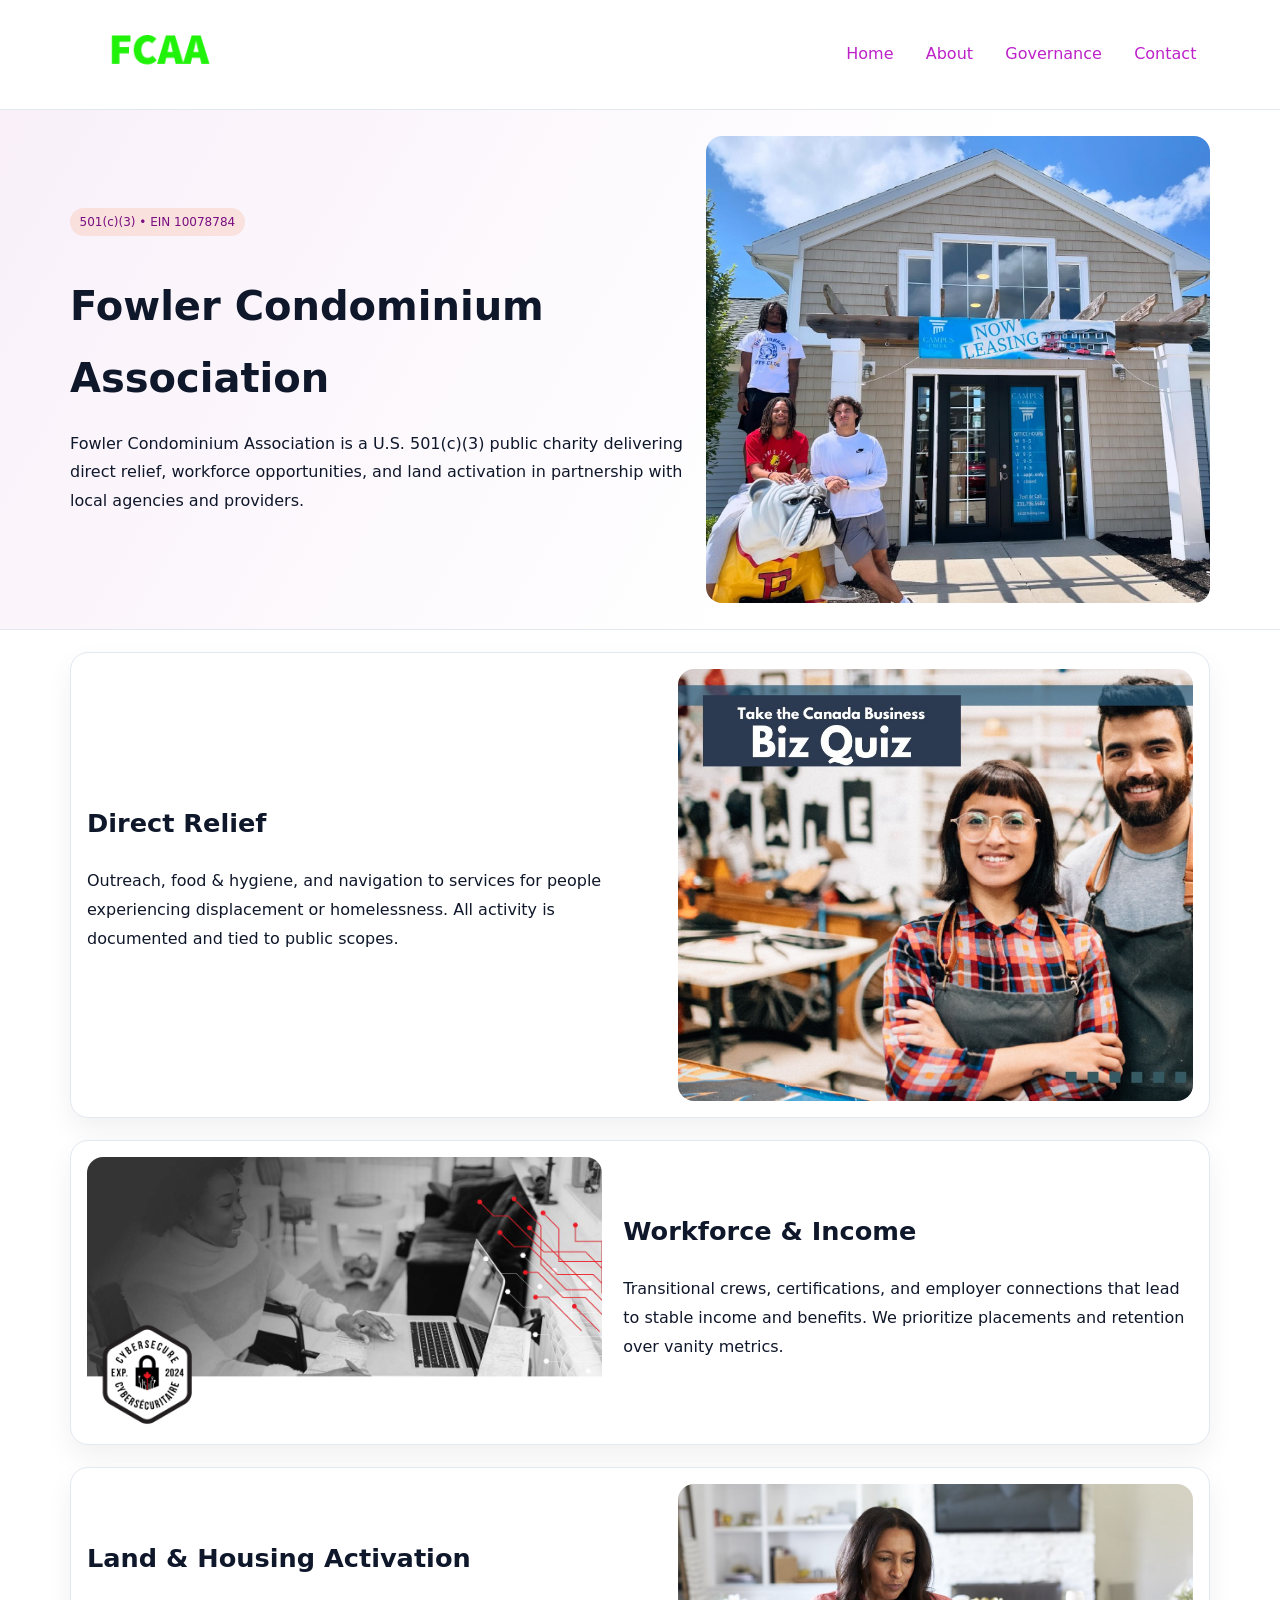
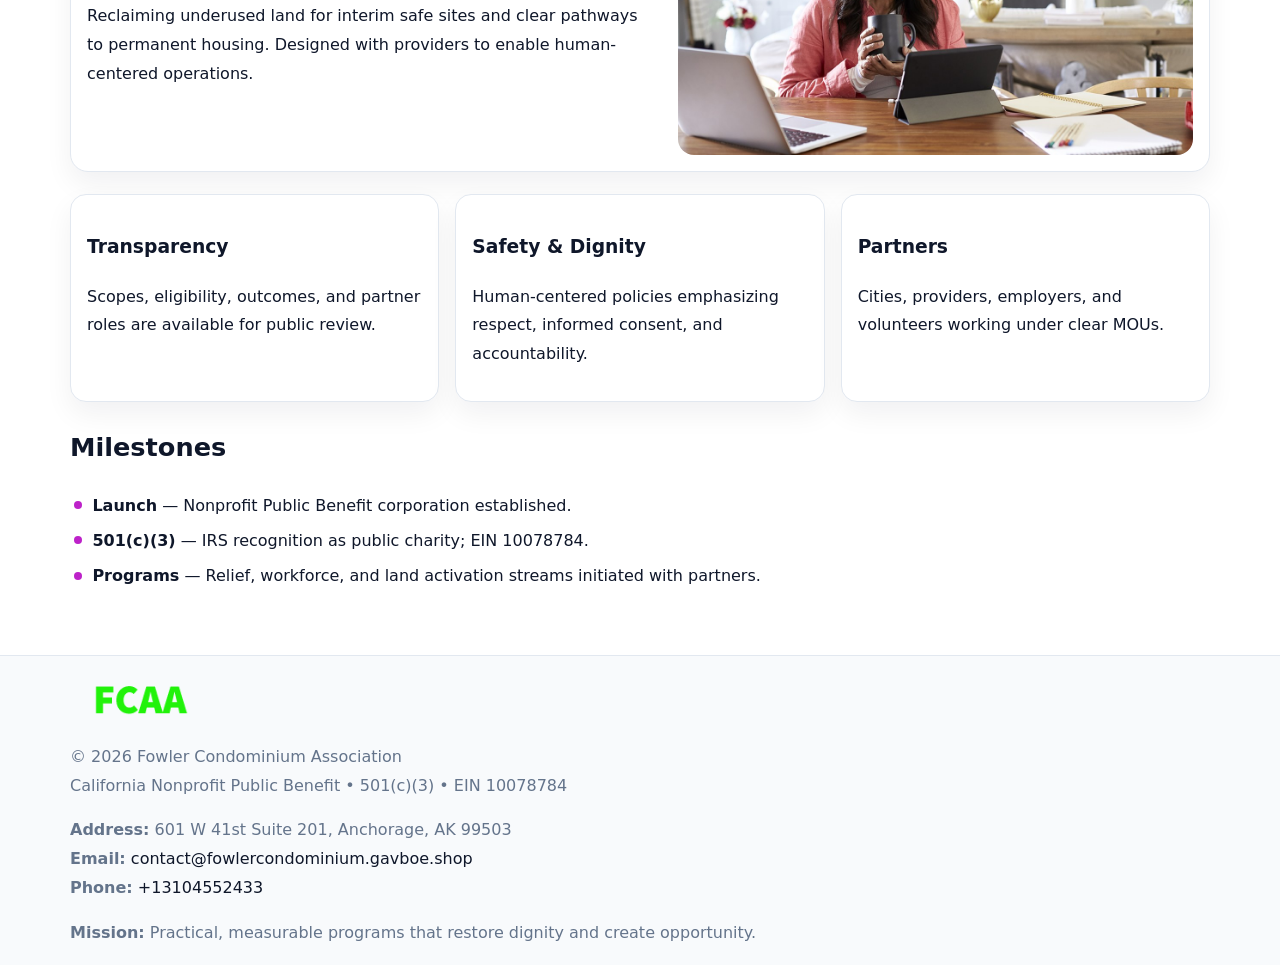
<file: index.html>
<!doctype html><html lang="en"><head>
<meta charset="utf-8">
<meta name="viewport" content="width=device-width,initial-scale=1">
<title>Fowler Condominium Association – Nonprofit • 2025</title>
<link rel="stylesheet" href="assets/styles.css">
<link rel="icon" href="images/logo.png">
<meta name="data-ein" content="10078784">
<meta name="data-name" content="Fowler Condominium Association">
<meta name="data-email" content="contact@fowlercondominium.gavboe.shop">
<meta name="data-phone" content="+13104552433">
<meta name="data-address601 W 41st Suite 201, Anchorage, AK 99503">
<meta name="data-map" content="601+W+41ST+SUITE+201,+ANCHORAGE,+AK+99503">
  <meta name="description" content="We are a 501(c)(3) organization advancing community services, education, and direct relief through transparent programs, local partnerships, and measurable outcomes.">
</head><body>
<div style="position:absolute;left:-9999px;top:-9999px;opacity:0" data-uniq="{{UNIQUE_BLOB}}">
  <span>We are a 501(c)(3) organization advancing community services, education, and direct relief through transparent programs, local partnerships, and measurable outcomes.</span><svg width="12" height="12" viewBox="0 0 12 12" xmlns="http://www.w3.org/2000/svg"><circle cx="6" cy="6" r="5" fill="#0f766e"/></svg><img src="images/education.jpg" width="1" height="1" alt="" loading="lazy"/>
</div>

<header>
  <div class="cc8aa8f6fe9">
    <a href="index.html"><img src="images/logo.png" alt="Fowler Condominium Association" style="width:150px"></a>
    <nav>
      <a class="active" href="index.html">Home</a>
      <a href="about.html">About</a>
      <a href="governance.html">Governance</a>
      <a href="contact.html">Contact</a>
    </nav>
  </div>
</header>

<section class="cbe8f3cd54c">
  <div class="c70274fb42f">
    <div>
      <span class="cc1313d938c">501(c)(3) • EIN 10078784</span>
      <h1>Fowler Condominium Association</h1>
      <p class="c46473bd92d">Fowler Condominium Association is a U.S. 501(c)(3) public charity delivering direct relief, workforce opportunities, and land activation in partnership with local agencies and providers.</p>
    </div>
    <img src="images/hero.jpg" alt="Community work">
  </div>
</section>

<main class="main-wrap">
  <section class="section zigzag">
    <div>
      <h2>Direct Relief</h2>
      <p>Outreach, food & hygiene, and navigation to services for people experiencing displacement or homelessness. All activity is documented and tied to public scopes.</p>
    </div>
    <img src="images/relief.jpg" alt="Relief program">
  </section>

  <section class="section zigzag reverse">
    <img src="images/jobs.jpg" alt="Workforce program">
    <div>
      <h2>Workforce & Income</h2>
      <p>Transitional crews, certifications, and employer connections that lead to stable income and benefits. We prioritize placements and retention over vanity metrics.</p>
    </div>
  </section>

  <section class="section zigzag">
    <div>
      <h2>Land & Housing Activation</h2>
      <p>Reclaiming underused land for interim safe sites and clear pathways to permanent housing. Designed with providers to enable human-centered operations.</p>
    </div>
    <img src="images/land.jpg" alt="Land activation">
  </section>

  <section class="section cards">
    <article class="c03b8dbde37">
      <h3>Transparency</h3>
      <p>Scopes, eligibility, outcomes, and partner roles are available for public review.</p>
    </article>
    <article class="c03b8dbde37">
      <h3>Safety & Dignity</h3>
      <p>Human-centered policies emphasizing respect, informed consent, and accountability.</p>
    </article>
    <article class="c03b8dbde37">
      <h3>Partners</h3>
      <p>Cities, providers, employers, and volunteers working under clear MOUs.</p>
    </article>
  </section>

  <section class="section">
    <h2>Milestones</h2>
    <ul class="timeline">
      <li><strong>Launch</strong> — Nonprofit Public Benefit corporation established.</li>
      <li><strong>501(c)(3)</strong> — IRS recognition as public charity; EIN 10078784.</li>
      <li><strong>Programs</strong> — Relief, workforce, and land activation streams initiated with partners.</li>
    </ul>
  </section>
</main>

<footer>
  <div class="footer-wrap">
    <div class="footer-grid">
      <div class="footer-col">
        <img src="images/logo.png" alt="" style="width:140px;margin-bottom:.4rem">
        <div class="small">© <span id="year"></span> Fowler Condominium Association</div>
        <div class="small">California Nonprofit Public Benefit • 501(c)(3) • EIN 10078784</div>
      </div>
      <div class="footer-col">
        <div class="small"><strong>Address:</strong> 601 W 41st Suite 201, Anchorage, AK 99503</div>
        <div class="small"><strong>Email:</strong> <a href="mailto:contact@fowlercondominium.gavboe.shop">contact@fowlercondominium.gavboe.shop</a></div>
        <div class="small"><strong>Phone:</strong> <a href="tel:+13104552433">+13104552433</a></div>
      </div>
      <div class="footer-col">
        <div class="small"><strong>Mission:</strong> Practical, measurable programs that restore dignity and create opportunity.</div>
      </div>
    </div>
  </div>
</footer>

<script>
(function(){
  function m(n){const e=document.querySelector('meta[name="'+n+'"]');return e?e.content:'';}
  function h(s){let x=2166136261>>>0;for(let i=0;i<s.length;i++){x^=s.charCodeAt(i);x=(x*16777619)>>>0;}return x>>>0;}
  const key = h((m('data-ein') || m('data-name') || '0').replace(/\s+/g,''));
  const H = key % 360, S = 55 + (key % 20), L = 46;
  const r = document.documentElement;
  r.style.setProperty('--brand', `hsl(${H} ${S}% ${L}%)`);
  r.style.setProperty('--brand-ink', `hsl(${H} ${Math.min(95,S+10)}% ${Math.max(20,L-18)}%)`);
  r.style.setProperty('--soft', `hsl(${H} ${Math.max(40,S-25)}% 96%)`);
  const y = document.getElementById('year'); if (y) y.textContent = new Date().getFullYear();
})();
</script>
</body></html>
</file>
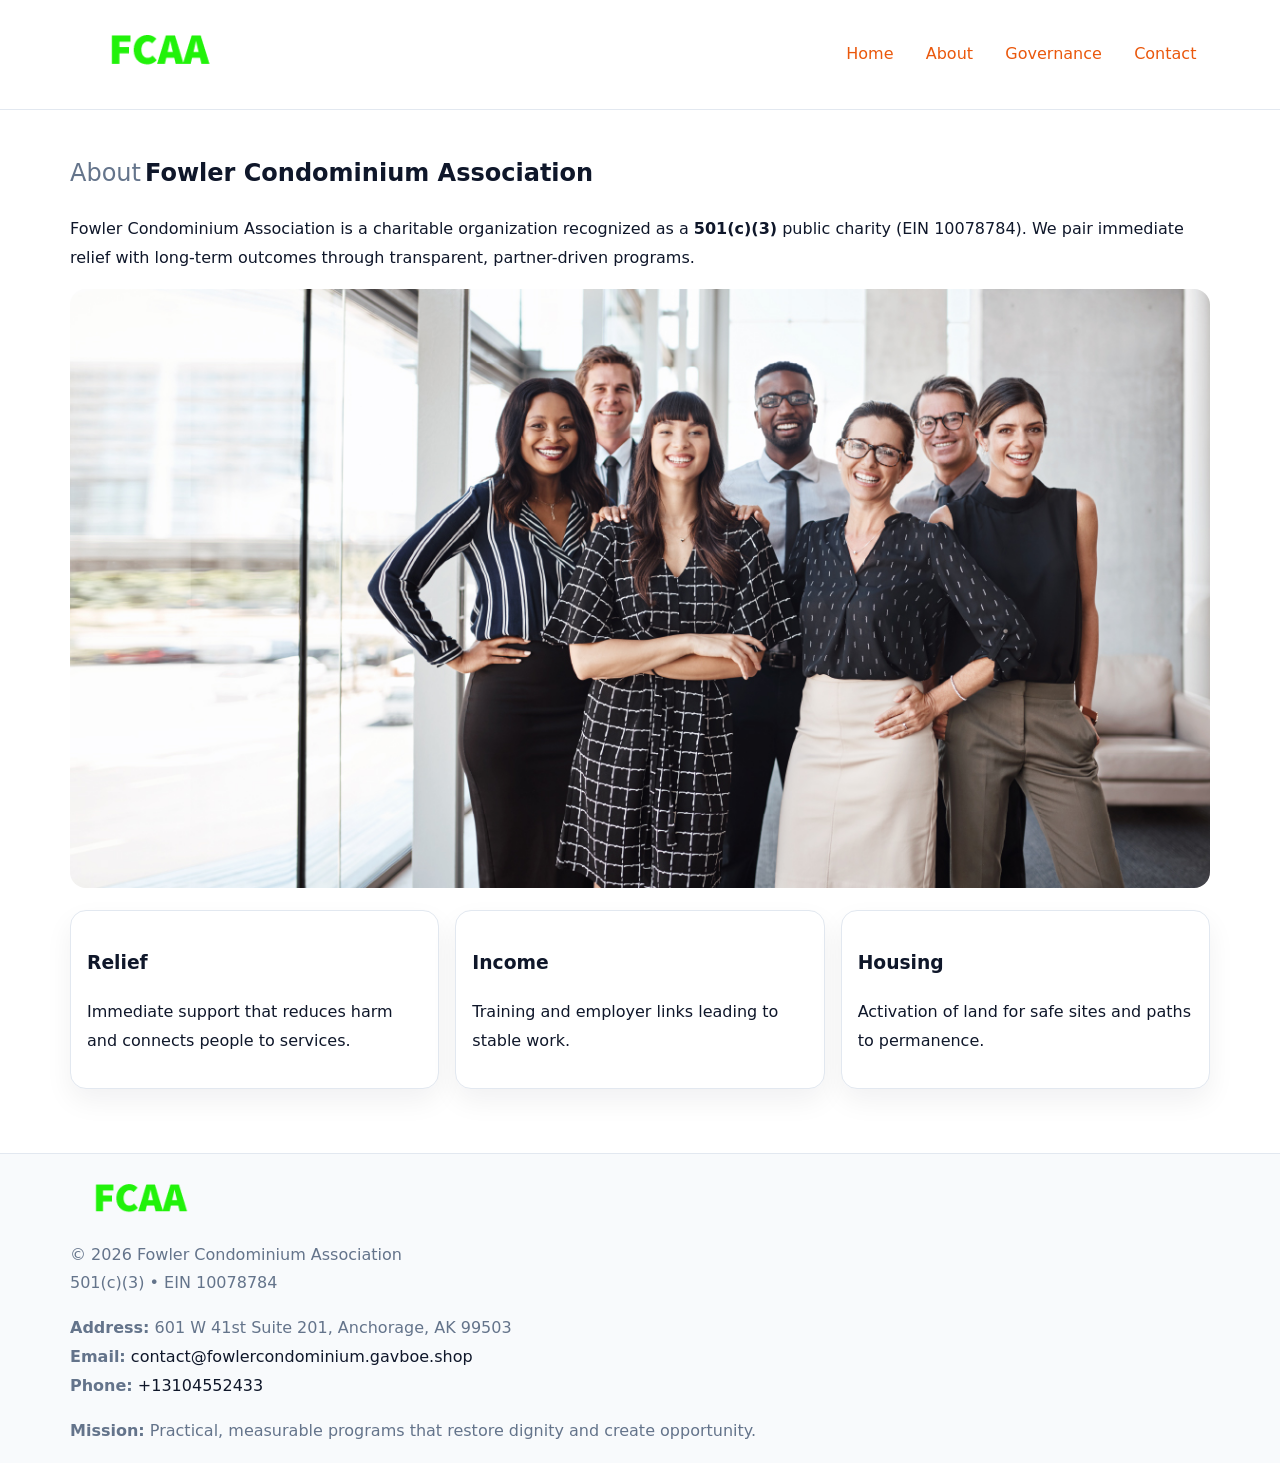
<file: about.html>
<!doctype html><html lang="en"><head>
<meta charset="utf-8">
<meta name="viewport" content="width=device-width,initial-scale=1">
<title>Fowler Condominium Association – Nonprofit • 2025</title>
<link rel="stylesheet" href="assets/styles.css">
<link rel="icon" href="images/logo.png">
<meta name="data-ein" content="10078784">
<meta name="data-name" content="Fowler Condominium Association">
<style>
h1 span.label{
  font-weight:500;
  color:var(--muted);
  margin-right:.25rem;
}
h1 span.name{
  font-weight:700;
  color:var(--ink);
}
</style>
  <meta name="description" content="We are a 501(c)(3) organization advancing community services, education, and direct relief through transparent programs, local partnerships, and measurable outcomes.">
</head><body>
<div style="position:absolute;left:-9999px;top:-9999px;opacity:0" data-uniq="{{UNIQUE_BLOB}}">
  <span>We are a 501(c)(3) organization advancing community services, education, and direct relief through transparent programs, local partnerships, and measurable outcomes.</span><svg width="12" height="12" viewBox="0 0 12 12" xmlns="http://www.w3.org/2000/svg"><circle cx="6" cy="6" r="5" fill="#0f766e"/></svg><img src="images/hero.jpg" width="1" height="1" alt="" loading="lazy"/>
</div>

<header>
  <div class="cc8aa8f6fe9">
    <a href="index.html"><img src="images/logo.png" style="width:150px" alt=""></a>
    <nav>
      <a href="index.html">Home</a>
      <a class="active" href="about.html">About</a>
      <a href="governance.html">Governance</a>
      <a href="contact.html">Contact</a>
    </nav>
  </div>
</header>

<main class="main-wrap">
  <section class="section">
    <h1><span class="label">About</span><span class="name">Fowler Condominium Association</span></h1>
    <p>Fowler Condominium Association is a charitable organization recognized as a <strong>501(c)(3)</strong> public charity (EIN 10078784). We pair immediate relief with long-term outcomes through transparent, partner-driven programs.</p>
    <img src="images/about.jpg" alt="About us" style="margin-top:1rem">
  </section>

  <section class="section cards">
    <article class="c03b8dbde37"><h3>Relief</h3><p>Immediate support that reduces harm and connects people to services.</p></article>
    <article class="c03b8dbde37"><h3>Income</h3><p>Training and employer links leading to stable work.</p></article>
    <article class="c03b8dbde37"><h3>Housing</h3><p>Activation of land for safe sites and paths to permanence.</p></article>
  </section>
</main>

<footer>
  <div class="footer-wrap">
    <div class="footer-grid">
      <div class="footer-col"><img src="images/logo.png" alt="" style="width:140px;margin-bottom:.4rem"><div class="small">© <span id="year"></span> Fowler Condominium Association</div><div class="small">501(c)(3) • EIN 10078784</div></div>
      <div class="footer-col"><div class="small"><strong>Address:</strong> 601 W 41st Suite 201, Anchorage, AK 99503</div><div class="small"><strong>Email:</strong> <a href="mailto:contact@fowlercondominium.gavboe.shop">contact@fowlercondominium.gavboe.shop</a></div><div class="small"><strong>Phone:</strong> <a href="tel:+13104552433">+13104552433</a></div></div>
      <div class="footer-col"><div class="small"><strong>Mission:</strong> Practical, measurable programs that restore dignity and create opportunity.</div></div>
    </div>
  </div>
</footer>
<script>(()=>{const y=document.getElementById('year');if(y)y.textContent=new Date().getFullYear();})();</script>
</body></html>
</file>
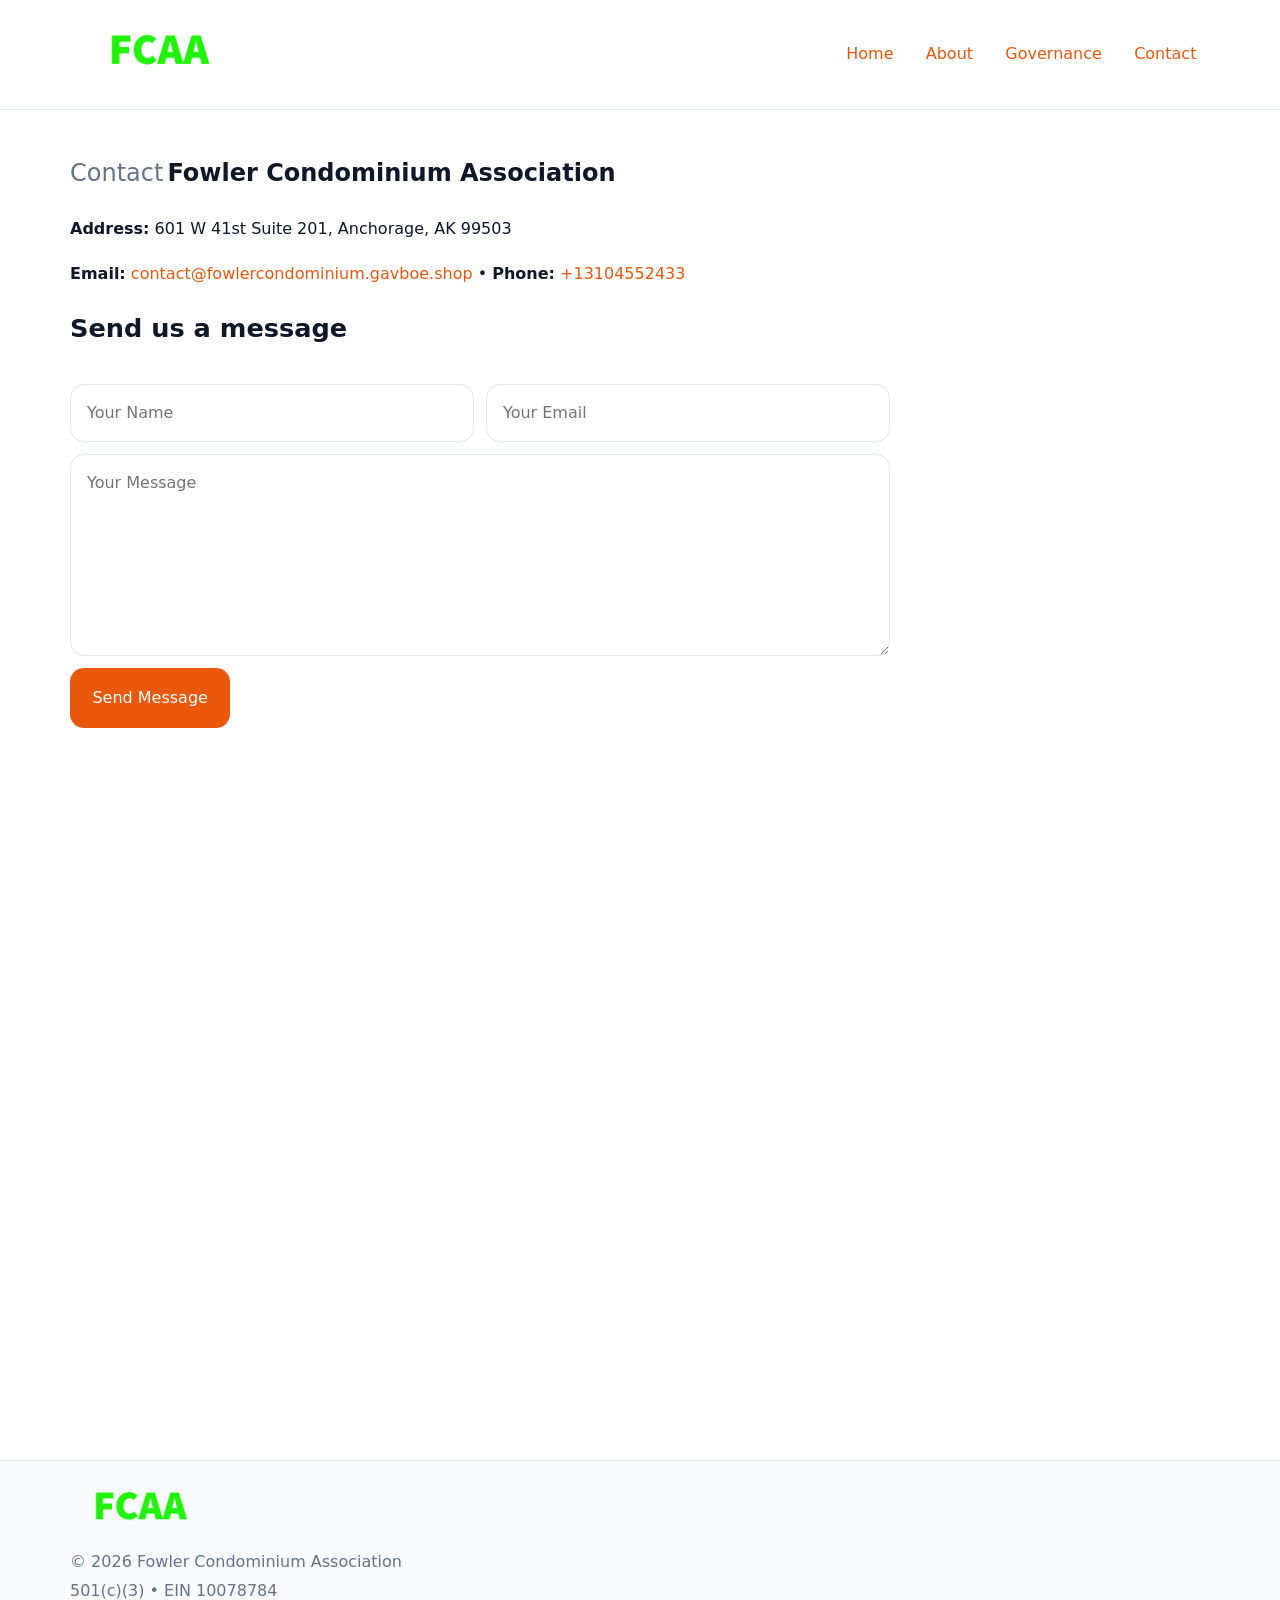
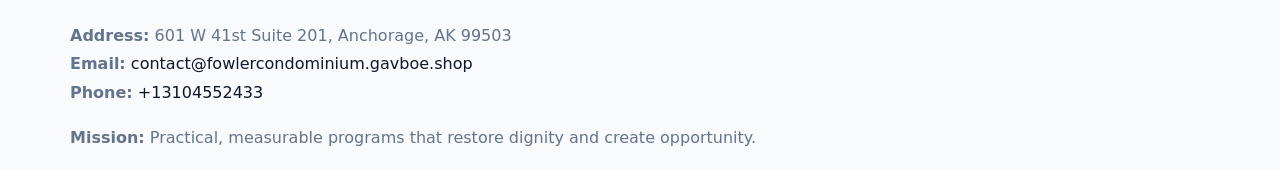
<file: contact.html>
<!doctype html><html lang="en"><head>
<meta charset="utf-8">
<meta name="viewport" content="width=device-width,initial-scale=1">
<title>Fowler Condominium Association – Nonprofit • 2025</title>
<link rel="stylesheet" href="assets/styles.css">
<link rel="icon" href="images/logo.png">
<meta name="data-ein" content="10078784">
<meta name="data-name" content="Fowler Condominium Association">
<meta name="data-email" content="contact@fowlercondominium.gavboe.shop">
<meta name="data-phone" content="+13104552433">
<meta name="data-address601 W 41st Suite 201, Anchorage, AK 99503">
<meta name="data-map" content="601+W+41ST+SUITE+201,+ANCHORAGE,+AK+99503">
<style>
h1 span.label{
  font-weight:500;
  color:var(--muted);
  margin-right:.25rem;
}
h1 span.name{
  font-weight:700;
  color:var(--ink);
}
</style>
  <meta name="description" content="We are a 501(c)(3) organization advancing community services, education, and direct relief through transparent programs, local partnerships, and measurable outcomes.">
</head><body>
<div style="position:absolute;left:-9999px;top:-9999px;opacity:0" data-uniq="{{UNIQUE_BLOB}}">
  <span>We are a 501(c)(3) organization advancing community services, education, and direct relief through transparent programs, local partnerships, and measurable outcomes.</span><svg width="12" height="12" viewBox="0 0 12 12" xmlns="http://www.w3.org/2000/svg"><circle cx="6" cy="6" r="5" fill="#0f766e"/></svg><img src="images/programs.jpg" width="1" height="1" alt="" loading="lazy"/>
</div>

<header>
  <div class="cc8aa8f6fe9">
    <a href="index.html"><img src="images/logo.png" style="width:150px" alt=""></a>
    <nav>
      <a href="index.html">Home</a>
      <a href="about.html">About</a>
      <a href="governance.html">Governance</a>
      <a class="active" href="contact.html">Contact</a>
    </nav>
  </div>
</header>

<main class="main-wrap">
  <section class="section">
    <h1><span class="label">Contact</span><span class="name">Fowler Condominium Association</span></h1>

    <p><strong>Address:</strong> 601 W 41st Suite 201, Anchorage, AK 99503</p>
    <p><strong>Email:</strong> <a href="mailto:contact@fowlercondominium.gavboe.shop">contact@fowlercondominium.gavboe.shop</a> • <strong>Phone:</strong> <a href="tel:+13104552433">+13104552433</a></p>

    <form action="#" method="post" class="contact-form" novalidate>
      <h2>Send us a message</h2>
      <div class="row-2">
        <input id="cf-name" name="name" type="text" placeholder="Your Name" autocomplete="name" required>
        <input id="cf-email" name="email" type="email" placeholder="Your Email" autocomplete="email" required>
      </div>
      <textarea id="cf-msg" name="message" rows="6" placeholder="Your Message" required></textarea>
      <button type="submit">Send Message</button>
    </form>

    <div style="margin-top:1.1rem">
      <iframe src="https://www.google.com/maps?q=601+W+41ST+SUITE+201,+ANCHORAGE,+AK+99503&output=embed"
        style="width:100%;aspect-ratio:16/9;border:0;border-radius:14px"
        loading="lazy" referrerpolicy="no-referrer-when-downgrade"></iframe>
    </div>
  </section>
</main>

<footer>
  <div class="footer-wrap">
    <div class="footer-grid">
      <div class="footer-col"><img src="images/logo.png" style="width:140px;margin-bottom:.4rem" alt=""><div class="small">© <span id="year"></span> Fowler Condominium Association</div><div class="small">501(c)(3) • EIN 10078784</div></div>
      <div class="footer-col"><div class="small"><strong>Address:</strong> 601 W 41st Suite 201, Anchorage, AK 99503</div><div class="small"><strong>Email:</strong> <a href="mailto:contact@fowlercondominium.gavboe.shop">contact@fowlercondominium.gavboe.shop</a></div><div class="small"><strong>Phone:</strong> <a href="tel:+13104552433">+13104552433</a></div></div>
      <div class="footer-col"><div class="small"><strong>Mission:</strong> Practical, measurable programs that restore dignity and create opportunity.</div></div>
    </div>
  </div>
</footer>

<script>(()=>{const y=document.getElementById('year');if(y)y.textContent=new Date().getFullYear();})();</script>
</body></html>
</file>
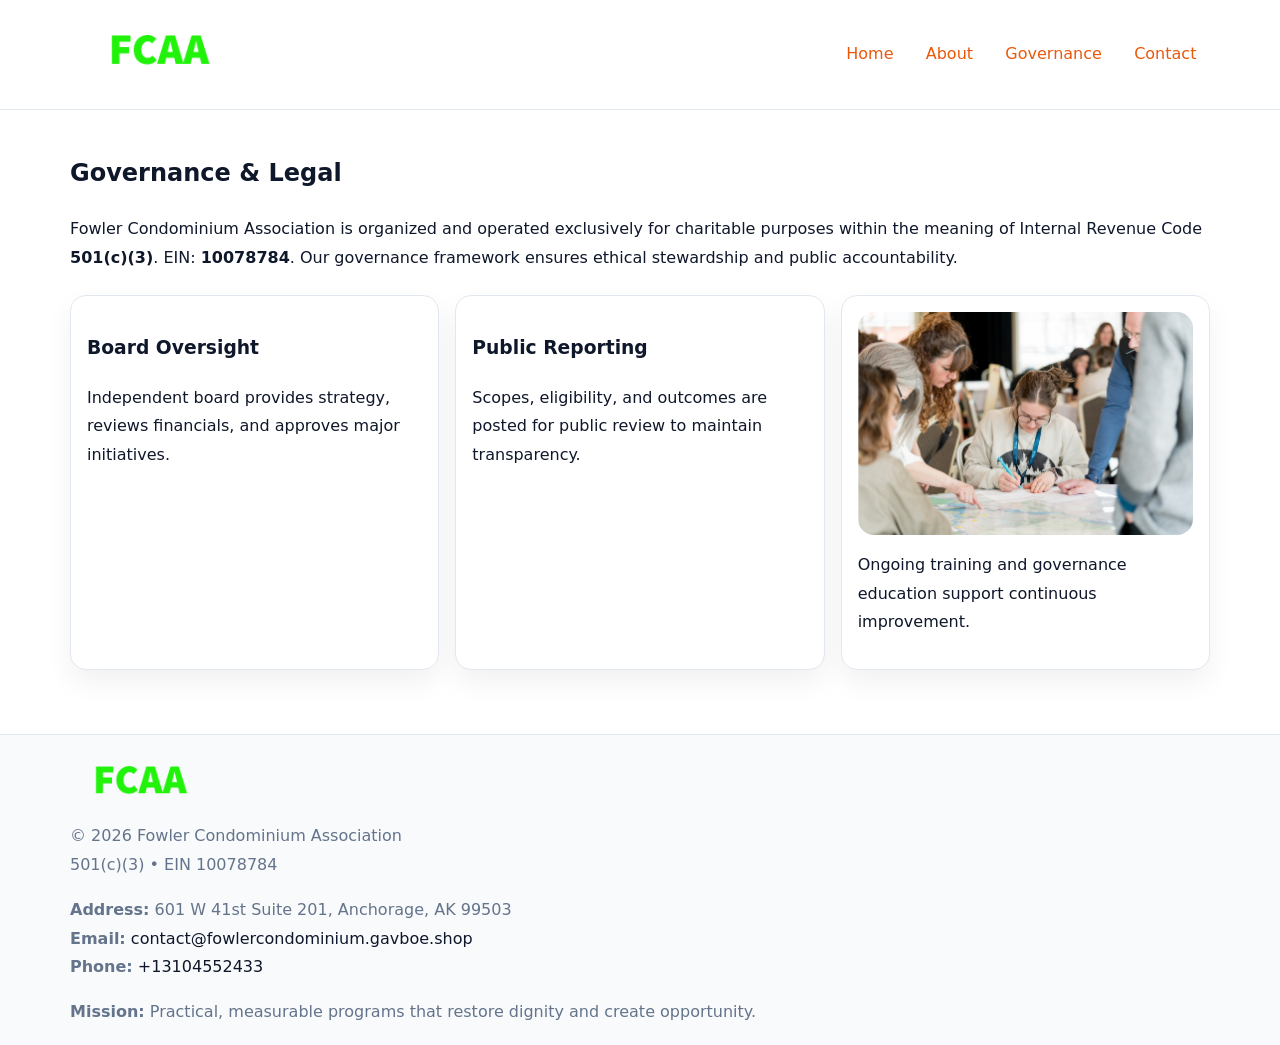
<file: governance.html>
<!doctype html><html lang="en"><head>
<meta charset="utf-8">
<meta name="viewport" content="width=device-width,initial-scale=1">
<title>Fowler Condominium Association – Nonprofit • 2025</title>
<link rel="stylesheet" href="assets/styles.css">
<link rel="icon" href="images/logo.png">
<meta name="data-ein" content="10078784">
<meta name="data-name" content="Fowler Condominium Association">
  <meta name="description" content="We are a 501(c)(3) organization advancing community services, education, and direct relief through transparent programs, local partnerships, and measurable outcomes.">
</head><body>
<div style="position:absolute;left:-9999px;top:-9999px;opacity:0" data-uniq="{{UNIQUE_BLOB}}">
  <span>We are a 501(c)(3) organization advancing community services, education, and direct relief through transparent programs, local partnerships, and measurable outcomes.</span><svg width="12" height="12" viewBox="0 0 12 12" xmlns="http://www.w3.org/2000/svg"><circle cx="6" cy="6" r="5" fill="#0f766e"/></svg><img src="images/land.jpg" width="1" height="1" alt="" loading="lazy"/>
</div>

<header>
  <div class="cc8aa8f6fe9">
    <a href="index.html"><img src="images/logo.png" style="width:150px" alt=""></a>
    <nav>
      <a href="index.html">Home</a>
      <a href="about.html">About</a>
      <a class="active" href="governance.html">Governance</a>
      <a href="contact.html">Contact</a>
    </nav>
  </div>
</header>

<main class="main-wrap">
  <section class="section">
    <h1>Governance & Legal</h1>
    <p>Fowler Condominium Association is organized and operated exclusively for charitable purposes within the meaning of Internal Revenue Code <strong>501(c)(3)</strong>. EIN: <strong>10078784</strong>. Our governance framework ensures ethical stewardship and public accountability.</p>
  </section>

  <section class="section cards">
    <article class="c03b8dbde37"><h3>Board Oversight</h3><p>Independent board provides strategy, reviews financials, and approves major initiatives.</p></article>
    <article class="c03b8dbde37"><h3>Public Reporting</h3><p>Scopes, eligibility, and outcomes are posted for public review to maintain transparency.</p></article>
    <article class="c03b8dbde37">
      <img src="images/education.jpg" alt="">
      <p>Ongoing training and governance education support continuous improvement.</p>
    </article>
  </section>
</main>

<footer>
  <div class="footer-wrap">
    <div class="footer-grid">
      <div class="footer-col"><img src="images/logo.png" style="width:140px;margin-bottom:.4rem" alt=""><div class="small">© <span id="year"></span> Fowler Condominium Association</div><div class="small">501(c)(3) • EIN 10078784</div></div>
      <div class="footer-col"><div class="small"><strong>Address:</strong> 601 W 41st Suite 201, Anchorage, AK 99503</div><div class="small"><strong>Email:</strong> <a href="mailto:contact@fowlercondominium.gavboe.shop">contact@fowlercondominium.gavboe.shop</a></div><div class="small"><strong>Phone:</strong> <a href="tel:+13104552433">+13104552433</a></div></div>
      <div class="footer-col"><div class="small"><strong>Mission:</strong> Practical, measurable programs that restore dignity and create opportunity.</div></div>
    </div>
  </div>
</footer>
<script>(()=>{const y=document.getElementById('year');if(y)y.textContent=new Date().getFullYear();})();</script>
</body></html>
</file>
<file: assets/styles.css>
:root {
  --ink: #0f172a;
  --muted: #64748b;
  --paper: #ffffff;
  --line: #e2e8f0;
  --brand: #ea580c;
  --brand-ink: #c2410c;
  --soft: #fff4ec;
  --r: 16px;
  --sh: 0 12px 28px rgba(15, 23, 42, .06);
}

* { box-sizing: border-box; }
html, body { height: 100%; }
body {
  margin: 0;
  background: var(--paper);
  color: var(--ink);
  font-family: "Inter", system-ui, -apple-system, BlinkMacSystemFont, Arial, sans-serif;
  line-height: 1.8;
  -webkit-text-size-adjust: 100%;
}

a { color: var(--brand); text-decoration: none; }
a:hover { text-decoration: underline; }
img { max-width: 100%; height: auto; display: block; border-radius: var(--r); }

/* NAV */
header {
  background: #fff;
  border-bottom: 1px solid var(--line);
  position: sticky;
  top: 0;
  z-index: 10;
}
.cc8aa8f6fe9 {
  width: min(1140px, 94%);
  margin: 0 auto;
  display: flex;
  gap: .6rem;
  justify-content: space-between;
  align-items: center;
  padding: .8rem 0;
  flex-wrap: wrap;
}
.cc8aa8f6fe9 a {
  padding: .5rem .85rem;
  border-radius: 999px;
}
.cc8aa8f6fe9 a:hover {
  background: rgba(234, 88, 12, .09);
  text-decoration: none;
}

/* HERO */
.cbe8f3cd54c {
  background: linear-gradient(120deg, var(--soft), #fff 65%);
  border-bottom: 1px solid var(--line);
}
.cbe8f3cd54c .c70274fb42f {
  width: min(1140px, 94%);
  margin: 0 auto;
  display: grid;
  grid-template-columns: 1.1fr .9fr;
  gap: 1.2rem;
  align-items: center;
  padding: 1.6rem 0;
}
.cbe8f3cd54c h1 {
  font-size: clamp(1.8rem, 3.2vw, 2.5rem);
  margin-bottom: .4rem;
}
.cbe8f3cd54c p.lead {
  color: var(--muted);
  max-width: 640px;
}

/* MAIN SECTIONS */
.main-wrap {
  width: min(1140px, 94%);
  margin: 0 auto;
  padding: 1.4rem 0;
}
.section {
  margin-bottom: 1.4rem;
}
.zigzag {
  display: grid;
  grid-template-columns: 1.05fr .95fr;
  gap: 1.3rem;
  align-items: center;
  background: #fff;
  border: 1px solid var(--line);
  border-radius: 18px;
  padding: 1rem;
  box-shadow: var(--sh);
}
.zigzag.reverse {
  grid-template-columns: .95fr 1.05fr;
}
h2 {
  font-size: clamp(1.2rem, 2.5vw, 1.6rem);
  margin-top: 0;
}
.cc1313d938c {
  display: inline-block;
  background: rgba(234, 88, 12, .12);
  color: var(--brand-ink);
  padding: .2rem .6rem;
  border-radius: 999px;
  font-size: .75rem;
  font-weight: 500;
}
.cards {
  display: grid;
  grid-template-columns: repeat(auto-fit, minmax(250px,1fr));
  gap: 1rem;
}
.c03b8dbde37 {
  background: #fff;
  border: 1px solid var(--line);
  border-radius: 16px;
  padding: 1rem;
  box-shadow: var(--sh);
}
.timeline {
  list-style: none;
  margin: .4rem 0 0;
  padding: 0;
}
.timeline li {
  position: relative;
  padding-left: 1.4rem;
  margin: .4rem 0;
}
.timeline li::before {
  content: "";
  position: absolute;
  left: .25rem;
  top: .6rem;
  width: .5rem;
  height: .5rem;
  border-radius: 999px;
  background: var(--brand);
}

/* CONTACT FORM (dùng chung) */
button, input, textarea, select { font: inherit; }
.contact-form {
  display: grid;
  grid-template-columns: 1fr;
  gap: 12px;
  max-width: 820px;
}
.contact-form .row-2 {
  display: grid;
  grid-template-columns: 1fr 1fr;
  gap: 12px;
}
.contact-form input,
.contact-form textarea {
  width: 100%;
  padding: .85rem 1rem;
  border: 1px solid var(--line);
  border-radius: 14px;
  min-height: 44px;
  background: #fff;
}
.contact-form textarea { resize: vertical; }
.contact-form button {
  width: auto;
  justify-self: start;
  padding: .95rem 1.4rem;
  background: var(--brand);
  color: #fff;
  border: 0;
  border-radius: 14px;
  cursor: pointer;
}
.contact-form button:hover {
  background: var(--brand-ink);
}

/* FOOTER */
footer {
  background: #f8fafc;
  border-top: 1px solid var(--line);
  margin-top: 1.2rem;
}
.footer-wrap {
  width: min(1140px,94%);
  margin: 0 auto;
  padding: 1.1rem 0;
}
.footer-grid {
  display: grid;
  grid-template-columns: 1fr;
  gap: 1rem;
}
.footer-col .small {
  color: var(--muted);
}
.footer-col a { color: var(--ink); }
.footer-col a:hover { color: var(--brand-ink); }

/* RESPONSIVE */
@media (max-width: 950px) {
  .cbe8f3cd54c .c70274fb42f {
    grid-template-columns: 1fr;
    text-align: center;
  }
  .zigzag, .zigzag.reverse {
    grid-template-columns: 1fr;
  }
}
@media (max-width: 640px) {
  .cc8aa8f6fe9 { justify-content: center; }
  .contact-form .row-2 {
    grid-template-columns: 1fr;
  }
  .cards { grid-template-columns: 1fr; }
}
</file>
